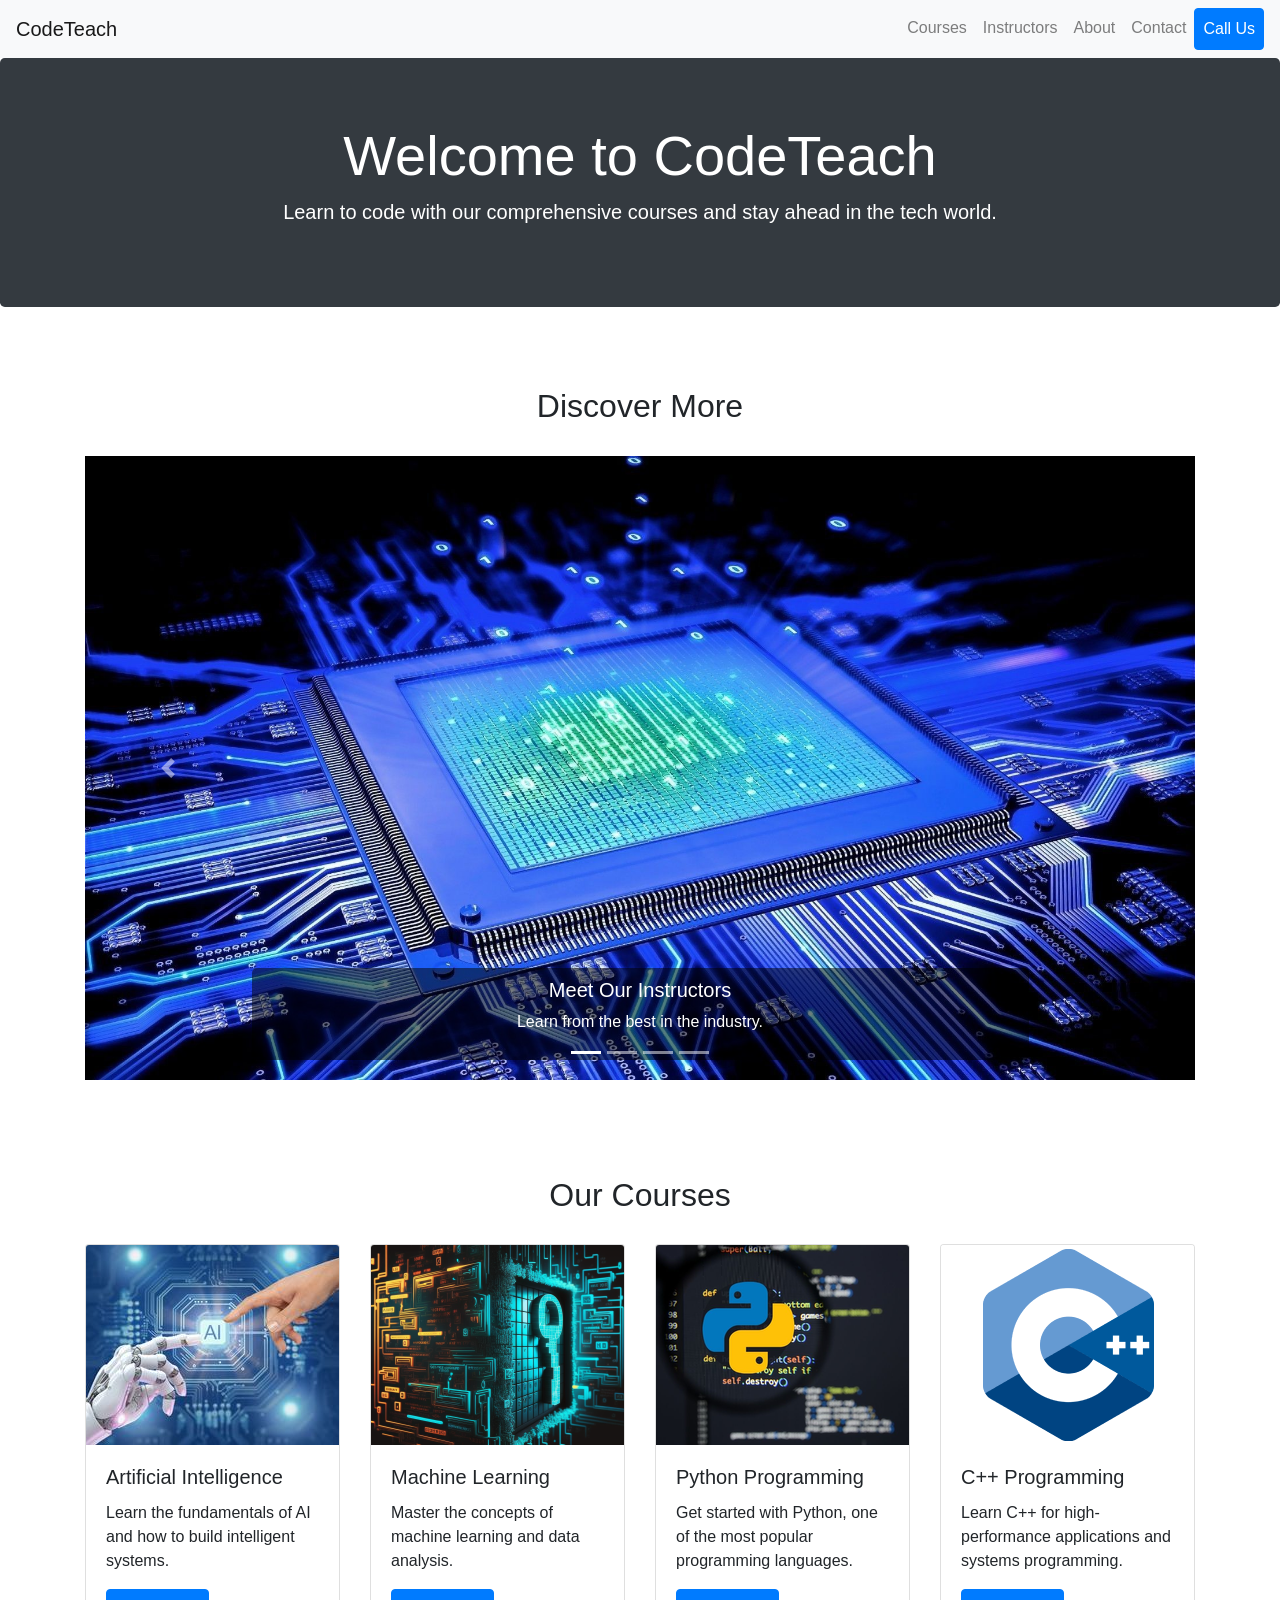
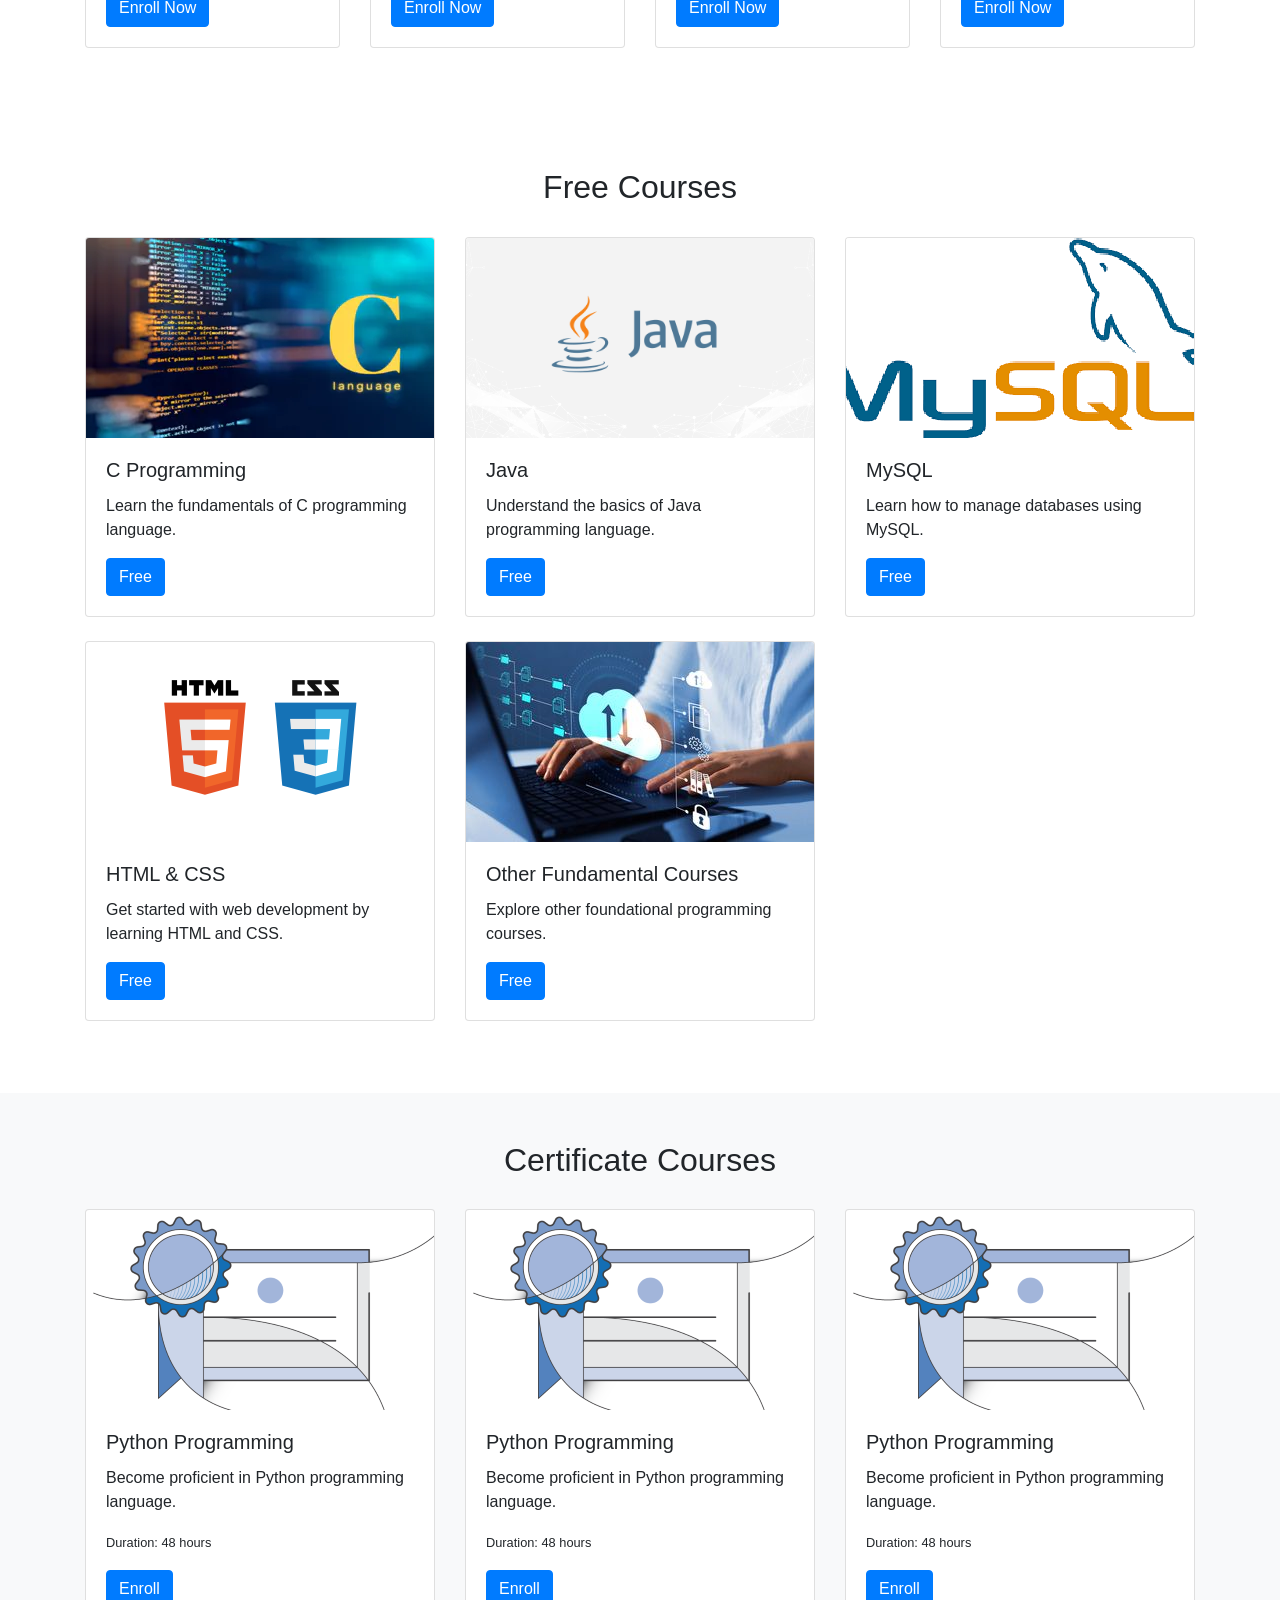
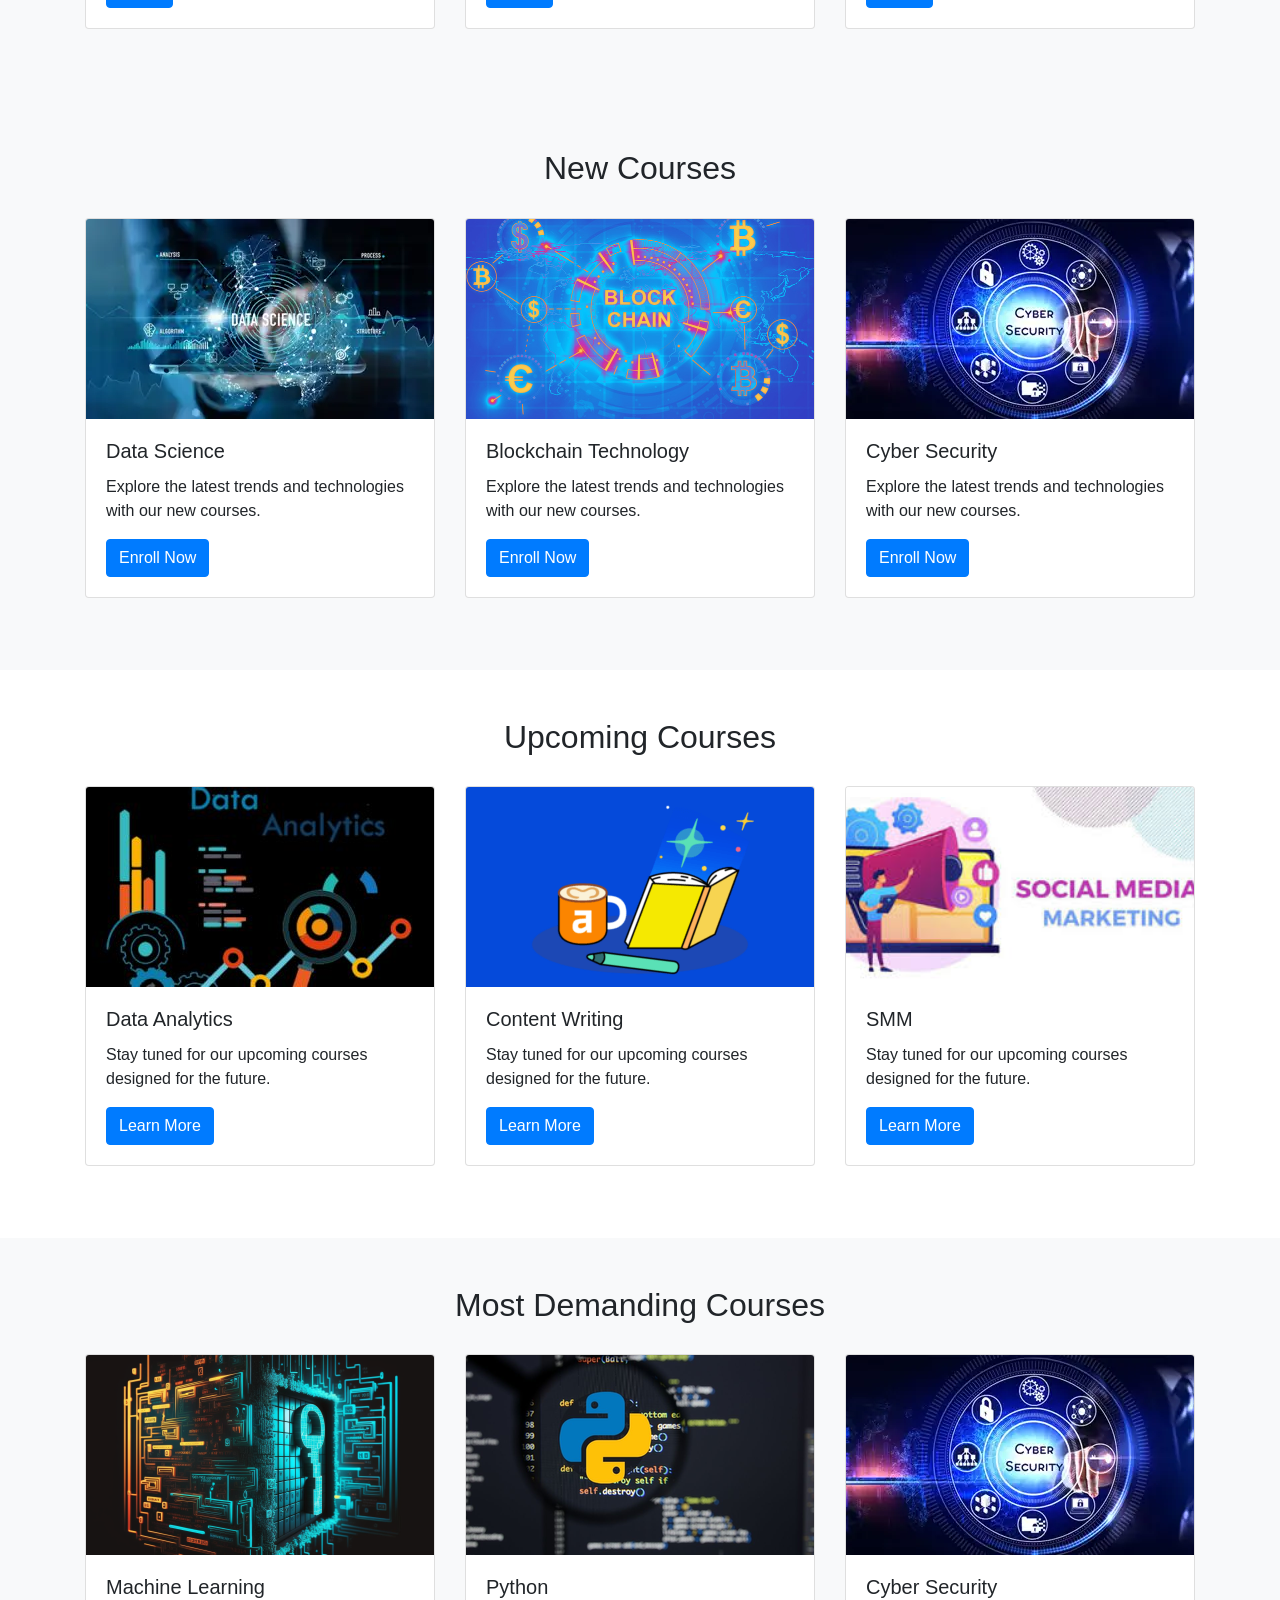
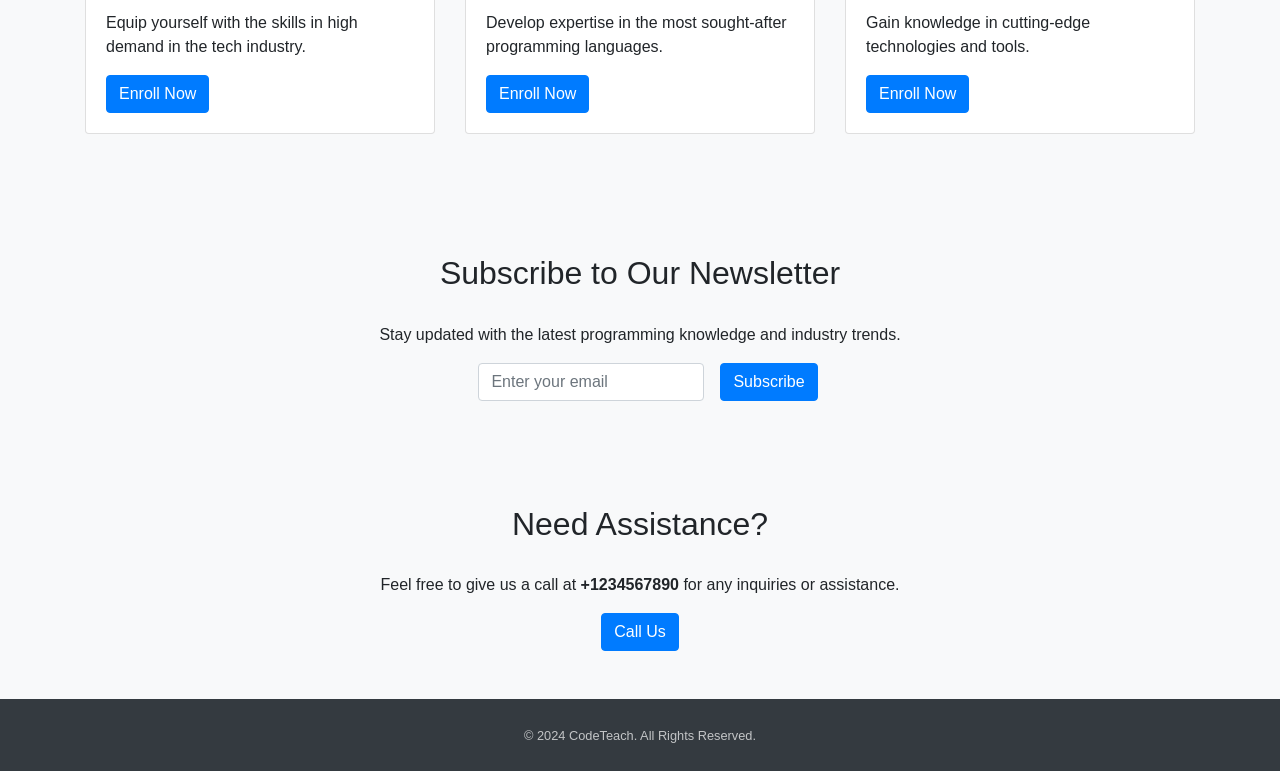
<file: index.html>
<!DOCTYPE html>
<html lang="en">
<head>
    <meta charset="UTF-8">
    <meta name="viewport" content="width=device-width, initial-scale=1.0">
    <title>CodeTeach - Welcome</title>
    <!-- Bootstrap CSS -->
    <link href="https://stackpath.bootstrapcdn.com/bootstrap/4.5.2/css/bootstrap.min.css" rel="stylesheet">
    <!-- Custom CSS -->
    <link href="css/styles.css" rel="stylesheet">
</head>
<body>

    <!-- Navigation Bar -->
    <nav class="navbar navbar-expand-lg navbar-light bg-light">
        <a class="navbar-brand" href="index.html">CodeTeach</a>
        <button class="navbar-toggler" type="button" data-toggle="collapse" data-target="#navbarNav" aria-controls="navbarNav" aria-expanded="false" aria-label="Toggle navigation">
            <span class="navbar-toggler-icon"></span>
        </button>
        <div class="collapse navbar-collapse" id="navbarNav">
            <ul class="navbar-nav ml-auto">
                <li class="nav-item">
                    <a class="nav-link" href="courses.html">Courses</a>
                </li>
                <li class="nav-item">
                    <a class="nav-link" href="instructors.html">Instructors</a>
                </li>
                <li class="nav-item">
                    <a class="nav-link" href="about.html">About</a>
                </li>
                <li class="nav-item">
                    <a class="nav-link" href="contact.html">Contact</a>
                </li>
                <li class="nav-item">
                    <a class="nav-link btn btn-primary text-white" href="tel:+1234567890">Call Us</a>
                </li>
                <!-- Removed login link -->
            </ul>
        </div>
    </nav>

    <!-- Welcome Section -->
    <header class="jumbotron text-center bg-dark text-white">
        <div class="container">
            <h1 class="display-4">Welcome to CodeTeach</h1>
            <p class="lead">Learn to code with our comprehensive courses and stay ahead in the tech world.</p>
        </div>
    </header>

    <!-- Carousel Section -->
    <section id="carousel-section" class="py-5">
        <div class="container">
            <h2 class="text-center">Discover More</h2>
            <div id="mainCarousel" class="carousel slide" data-ride="carousel">
                <ol class="carousel-indicators">
                    <li data-target="#mainCarousel" data-slide-to="0" class="active"></li>
                    <li data-target="#mainCarousel" data-slide-to="1"></li>
                    <li data-target="#mainCarousel" data-slide-to="2"></li>
                    <li data-target="#mainCarousel" data-slide-to="3"></li>
                </ol>
                <div class="carousel-inner">
                    <!-- Instructors Slide -->
                    <div class="carousel-item active">
                        <img src="img/s1.jpg" class="d-block w-100" alt="Instructors">
                        <div class="carousel-caption d-none d-md-block">
                            <h5>Meet Our Instructors</h5>
                            <p>Learn from the best in the industry.</p>
                        </div>
                    </div>
                    <!-- Offered Courses Slide -->
                    <div class="carousel-item">
                        <img src="img/s1.jpg" class="d-block w-100" alt="Offered Courses">
                        <div class="carousel-caption d-none d-md-block">
                            <h5>Our Courses</h5>
                            <p>Explore a wide range of programming courses.</p>
                        </div>
                    </div>
                    <!-- Certification Courses Slide -->
                    <div class="carousel-item">
                        <img src="img/s1.jpg" class="d-block w-100" alt="Certification Courses">
                        <div class="carousel-caption d-none d-md-block">
                            <h5>Certification Courses</h5>
                            <p>Get certified and enhance your career prospects.</p>
                        </div>
                    </div>
                    <!-- Additional Slide -->
                    <div class="carousel-item">
                        <img src="img/s1.jpg" class="d-block w-100" alt="Future Trends">
                        <div class="carousel-caption d-none d-md-block">
                            <h5>Future Trends</h5>
                            <p>Stay ahead with our insights into future tech trends.</p>
                        </div>
                    </div>
                </div>
                <a class="carousel-control-prev" href="#mainCarousel" role="button" data-slide="prev">
                    <span class="carousel-control-prev-icon" aria-hidden="true"></span>
                    <span class="sr-only">Previous</span>
                </a>
                <a class="carousel-control-next" href="#mainCarousel" role="button" data-slide="next">
                    <span class="carousel-control-next-icon" aria-hidden="true"></span>
                    <span class="sr-only">Next</span>
                </a>
            </div>
        </div>
    </section>

    <!-- Courses Section -->
    <section id="courses" class="py-5">
        <div class="container">
            <h2 class="text-center">Our Courses</h2>
            <div class="row">
                <!-- AI Course -->
                <div class="col-md-3">
                    <div class="card mb-4">
                        <img src="img/ai.jpg" class="card-img-top" alt="AI Course">
                        <div class="card-body">
                            <h5 class="card-title">Artificial Intelligence</h5>
                            <p class="card-text">Learn the fundamentals of AI and how to build intelligent systems.</p>
                            <a href="#" class="btn btn-primary">Enroll Now</a>
                        </div>
                    </div>
                </div>
                <!-- ML Course -->
                <div class="col-md-3">
                    <div class="card mb-4">
                        <img src="img/ml.jpg" class="card-img-top" alt="ML Course">
                        <div class="card-body">
                            <h5 class="card-title">Machine Learning</h5>
                            <p class="card-text">Master the concepts of machine learning and data analysis.</p>
                            <a href="#" class="btn btn-primary">Enroll Now</a>
                        </div>
                    </div>
                </div>
                <!-- Python Course -->
                <div class="col-md-3">
                    <div class="card mb-4">
                        <img src="img/py.jpg" class="card-img-top" alt="Python Course">
                        <div class="card-body">
                            <h5 class="card-title">Python Programming</h5>
                            <p class="card-text">Get started with Python, one of the most popular programming languages.</p>
                            <a href="#" class="btn btn-primary">Enroll Now</a>
                        </div>
                    </div>
                </div>
                <!-- C++ Course -->
                <div class="col-md-3">
                    <div class="card mb-4">
                        <img src="img/c++.png" class="card-img-top" alt="C++ Course">
                        <div class="card-body">
                            <h5 class="card-title">C++ Programming</h5>
                            <p class="card-text">Learn C++ for high-performance applications and systems programming.</p>
                            <a href="#" class="btn btn-primary">Enroll Now</a>
                        </div>
                    </div>
                </div>
            </div>
        </div>
    </section>
     <!-- Free Courses Section -->
     <section id="free-courses" class="py-5">
        <div class="container">
            <h2 class="text-center">Free Courses</h2>
            <div class="row mt-4">
                <!-- C Programming -->
                <div class="col-md-4">
                    <div class="card mb-4">
                        <img src="img/c.jpg" class="card-img-top" alt="C Programming">
                        <div class="card-body">
                            <h5 class="card-title">C Programming</h5>
                            <p class="card-text">Learn the fundamentals of C programming language.</p>
                            <a href="#" class="btn btn-primary">Free</a>
                        </div>
                    </div>
                </div>
                <!-- Java -->
                <div class="col-md-4">
                    <div class="card mb-4">
                        <img src="img/java.png" class="card-img-top" alt="Java">
                        <div class="card-body">
                            <h5 class="card-title">Java</h5>
                            <p class="card-text">Understand the basics of Java programming language.</p>
                            <a href="#" class="btn btn-primary">Free</a>
                        </div>
                    </div>
                </div>
                <!-- MySQL -->
                <div class="col-md-4">
                    <div class="card mb-4">
                        <img src="img/sql.jpg" class="card-img-top" alt="MySQL">
                        <div class="card-body">
                            <h5 class="card-title">MySQL</h5>
                            <p class="card-text">Learn how to manage databases using MySQL.</p>
                            <a href="#" class="btn btn-primary">Free</a>
                        </div>
                    </div>
                </div>
                <!-- HTML & CSS -->
                <div class="col-md-4">
                    <div class="card mb-4">
                        <img src="img/hs.png" class="card-img-top" alt="HTML & CSS">
                        <div class="card-body">
                            <h5 class="card-title">HTML & CSS</h5>
                            <p class="card-text">Get started with web development by learning HTML and CSS.</p>
                            <a href="#" class="btn btn-primary">Free</a>
                        </div>
                    </div>
                </div>
                <!-- Other Fundamental Courses -->
                <div class="col-md-4">
                    <div class="card mb-4">
                        <img src="img/f.jpg" class="card-img-top" alt="Fundamentals">
                        <div class="card-body">
                            <h5 class="card-title">Other Fundamental Courses</h5>
                            <p class="card-text">Explore other foundational programming courses.</p>
                            <a href="#" class="btn btn-primary">Free</a>
                        </div>
                    </div>
                </div>
            </div>
        </div>
    </section>
<!-- Certificate Level Courses Section -->
<section id="certificate-courses" class="py-5 bg-light">
    <div class="container">
        <h2 class="text-center">Certificate Courses</h2>
        <div class="row mt-4">
            <!-- Example course card -->
            <div class="col-md-4">
                <div class="card mb-4">
                    <img src="img/c12.png" class="card-img-top" alt="Python">
                    <div class="card-body">
                        <h5 class="card-title">Python Programming</h5>
                        <p class="card-text">Become proficient in Python programming language.</p>
                        <p class="card-text"><small>Duration: 48 hours</small></p>
                        <a href="#" class="btn btn-primary">Enroll</a>
                    </div>
                </div>
            </div>

            <div class="col-md-4">
                <div class="card mb-4">
                    <img src="img/c12.png" class="card-img-top" alt="Python">
                    <div class="card-body">
                        <h5 class="card-title">Python Programming</h5>
                        <p class="card-text">Become proficient in Python programming language.</p>
                        <p class="card-text"><small>Duration: 48 hours</small></p>
                        <a href="#" class="btn btn-primary">Enroll</a>
                    </div>
                </div>
            </div>


            <div class="col-md-4">
                <div class="card mb-4">
                    <img src="img/c12.png" class="card-img-top" alt="Python">
                    <div class="card-body">
                        <h5 class="card-title">Python Programming</h5>
                        <p class="card-text">Become proficient in Python programming language.</p>
                        <p class="card-text"><small>Duration: 48 hours</small></p>
                        <a href="#" class="btn btn-primary">Enroll</a>
                    </div>
                </div>
            </div>

            <!-- Add more certificate level courses cards here -->
        </div>
    </div>
</section>

    <!-- New Courses Section -->
    <section id="new-courses" class="py-5 bg-light">
        <div class="container">
            <h2 class="text-center">New Courses</h2>
            <div class="row">
                <div class="col-md-4">
                    <div class="card mb-4">
                        <img src="img/da.jpg" class="card-img-top" alt="New Course 1">
                        <div class="card-body">
                            <h5 class="card-title">Data Science</h5>
                            <p class="card-text">Explore the latest trends and technologies with our new courses.</p>
                            <a href="#" class="btn btn-primary">Enroll Now</a>
                        </div>
                    </div>
                </div>

                <div class="col-md-4">
                    <div class="card mb-4">
                        <img src="img/bl.png" class="card-img-top" alt="New Course 1">
                        <div class="card-body">
                            <h5 class="card-title">Blockchain Technology</h5>
                            <p class="card-text">Explore the latest trends and technologies with our new courses.</p>
                            <a href="#" class="btn btn-primary">Enroll Now</a>
                        </div>
                    </div>
                </div>

                <div class="col-md-4">
                    <div class="card mb-4">
                        <img src="img/cse.jpg" class="card-img-top" alt="New Course 1">
                        <div class="card-body">
                            <h5 class="card-title">Cyber Security</h5>
                            <p class="card-text">Explore the latest trends and technologies with our new courses.</p>
                            <a href="#" class="btn btn-primary">Enroll Now</a>
                        </div>
                    </div>
                </div>
                <!-- Repeat for other new courses -->
            </div>
        </div>
    </section>

    <!-- Upcoming Courses Section -->
    <section id="upcoming-courses" class="py-5">
        <div class="container">
            <h2 class="text-center">Upcoming Courses</h2>
            <div class="row">
                <div class="col-md-4">
                    <div class="card mb-4">
                        <img src="img/data.jpg" class="card-img-top" alt="Upcoming Course 1">
                        <div class="card-body">
                            <h5 class="card-title">Data Analytics</h5>
                            <p class="card-text">Stay tuned for our upcoming courses designed for the future.</p>
                            <a href="#" class="btn btn-primary">Learn More</a>
                        </div>
                    </div>
                </div>

                <div class="col-md-4">
                    <div class="card mb-4">
                        <img src="img/cw.webp" class="card-img-top" alt="Upcoming Course 1">
                        <div class="card-body">
                            <h5 class="card-title">Content Writing</h5>
                            <p class="card-text">Stay tuned for our upcoming courses designed for the future.</p>
                            <a href="#" class="btn btn-primary">Learn More</a>
                        </div>
                    </div>
                </div>


                <div class="col-md-4">
                    <div class="card mb-4">
                        <img src="img/smm.jpeg" class="card-img-top" alt="Upcoming Course 1">
                        <div class="card-body">
                            <h5 class="card-title">SMM</h5>
                            <p class="card-text">Stay tuned for our upcoming courses designed for the future.</p>
                            <a href="#" class="btn btn-primary">Learn More</a>
                        </div>
                    </div>
                </div>

                <!-- Repeat for other upcoming courses -->
            </div>
        </div>
    </section>

    <!-- Most Demanding Courses Section -->
    <section id="demanding-courses" class="py-5 bg-light">
        <div class="container">
            
            <h2 class="text-center">Most Demanding Courses</h2>
            <div class="row">
                <div class="col-md-4">
                    <div class="card mb-4">
                        <img src="img/ml.jpg" class="card-img-top" alt="Demanding Course 1">
                        <div class="card-body">
                            <h5 class="card-title">Machine Learning</h5>
                            <p class="card-text">Equip yourself with the skills in high demand in the tech industry.</p>
                            <a href="#" class="btn btn-primary">Enroll Now</a>
                        </div>
                    </div>
                </div>
                <div class="col-md-4">
                    <div class="card mb-4">
                        <img src="img/py.jpg" class="card-img-top" alt="Demanding Course 2">
                        <div class="card-body">
                            <h5 class="card-title">Python</h5>
                            <p class="card-text">Develop expertise in the most sought-after programming languages.</p>
                            <a href="#" class="btn btn-primary">Enroll Now</a>
                        </div>
                    </div>
                </div>
                <div class="col-md-4">
                    <div class="card mb-4">
                        <img src="img/cyber.jpg" class="card-img-top" alt="Demanding Course 3">
                        <div class="card-body">
                            <h5 class="card-title">Cyber Security</h5>
                            <p class="card-text">Gain knowledge in cutting-edge technologies and tools.</p>
                            <a href="#" class="btn btn-primary">Enroll Now</a>
                        </div>
                    </div>
                </div>
            </div>
        </div>
    </section>

    <!-- Newsletter Section -->
    <section id="newsletter" class="py-5">
        <div class="container">
            <h2 class="text-center">Subscribe to Our Newsletter</h2>
            <p class="text-center">Stay updated with the latest programming knowledge and industry trends.</p>
            <form class="form-inline justify-content-center">
                <div class="form-group mx-sm-3 mb-2">
                    <label for="newsletterEmail" class="sr-only">Email</label>
                    <input type="email" class="form-control" id="newsletterEmail" placeholder="Enter your email">
                </div>
                <button type="submit" class="btn btn-primary mb-2">Subscribe</button>
            </form>
        </div>
    </section>

     <!-- Call Us Section -->
     <section id="call-us" class="py-5 bg-light">
        <div class="container text-center">
            <h2>Need Assistance?</h2>
            <p>Feel free to give us a call at <strong>+1234567890</strong> for any inquiries or assistance.</p>
            <a href="tel:+1234567890" class="btn btn-primary">Call Us</a>
        </div>
    </section>

    <!-- Footer -->
    <footer class="py-4 bg-dark text-white-50">
        <div class="container text-center">
            <small>&copy; 2024 CodeTeach. All Rights Reserved.</small>
        </div>
    </footer>

    <!-- Bootstrap JS and dependencies -->
    <script src="https://code.jquery.com/jquery-3.5.1.slim.min.js"></script>
    <script src="https://cdn.jsdelivr.net/npm/@popperjs/core@2.5.4/dist/umd/popper.min.js"></script>
    <script src="https://stackpath.bootstrapcdn.com/bootstrap/4.5.2/js/bootstrap.min.js"></script>
    <!-- Custom JS -->
    <script src="js/scripts.js"></script>
</body>
</html>
</file>
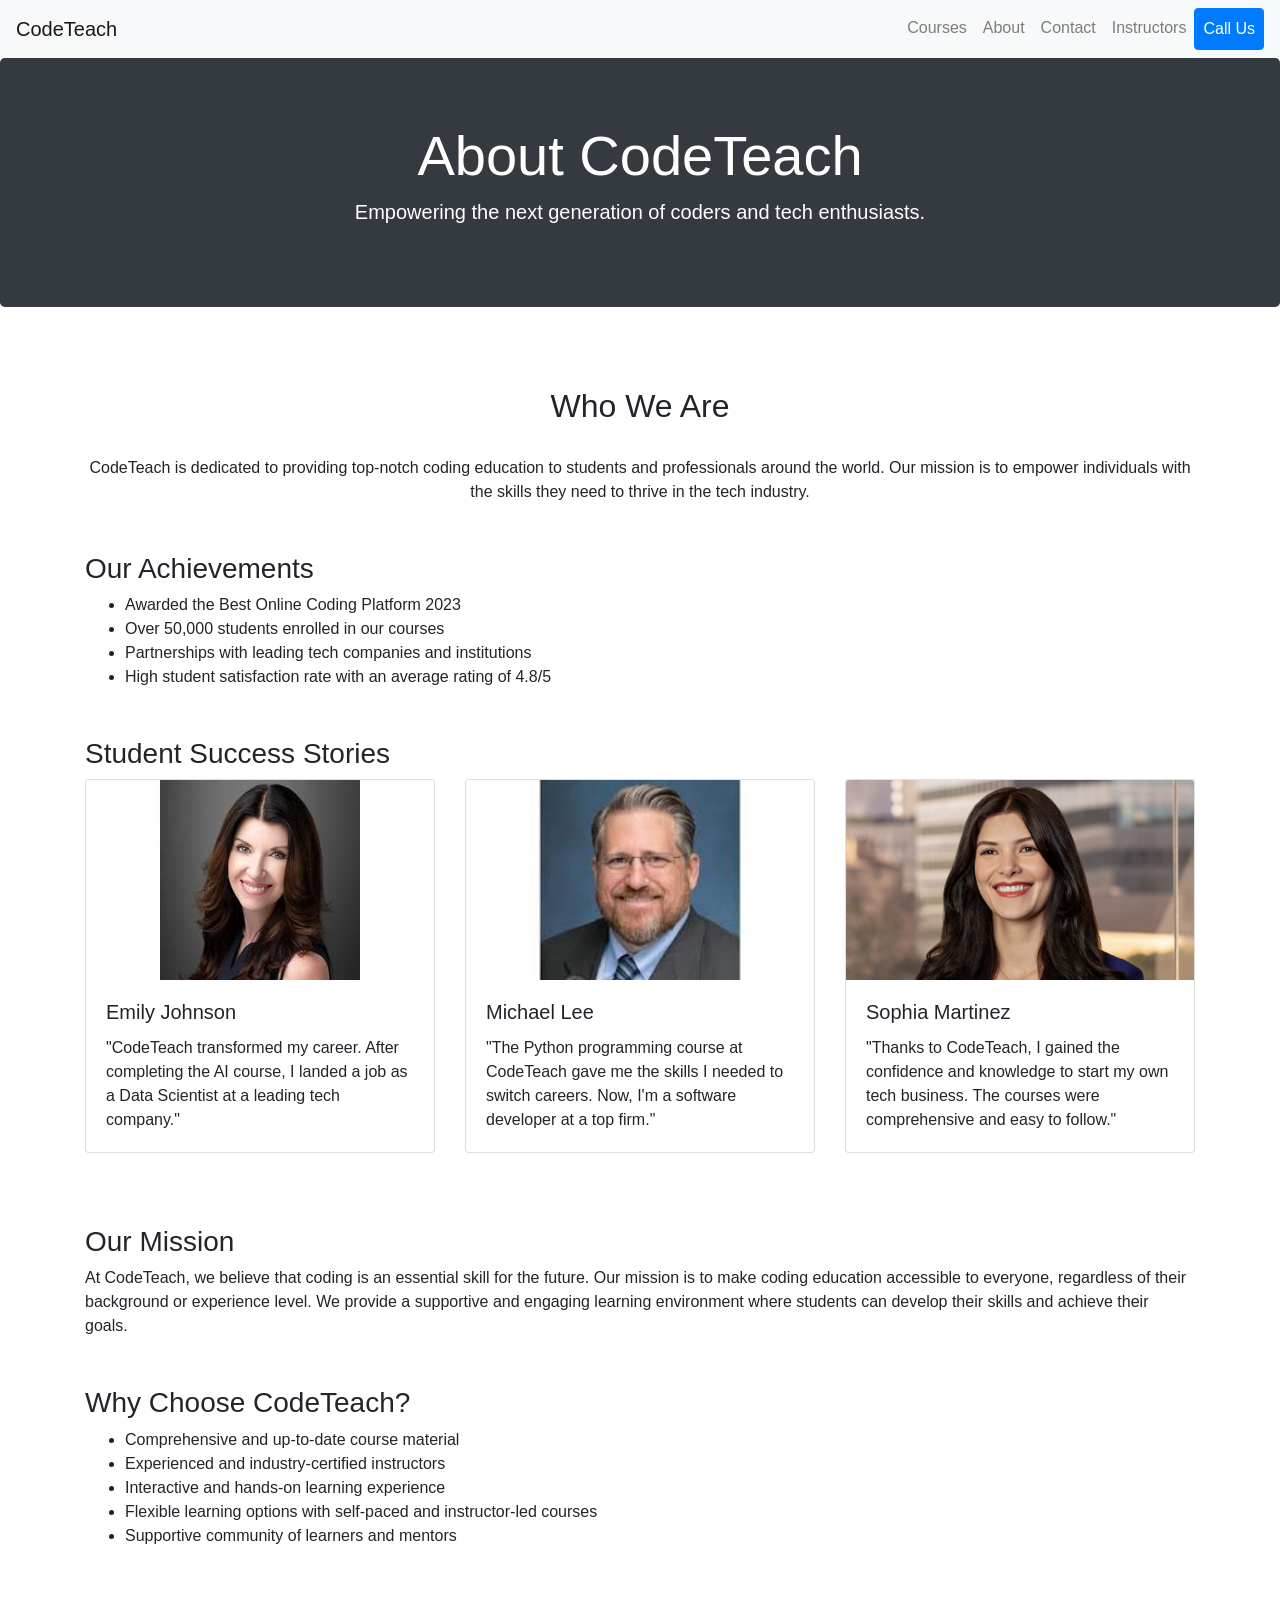
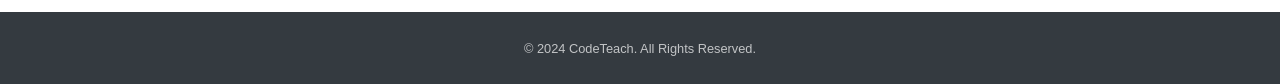
<file: about.html>
<!DOCTYPE html>
<html lang="en">
<head>
    <meta charset="UTF-8">
    <meta name="viewport" content="width=device-width, initial-scale=1.0">
    <title>About Us - CodeTeach</title>
    <!-- Bootstrap CSS -->
    <link href="https://stackpath.bootstrapcdn.com/bootstrap/4.5.2/css/bootstrap.min.css" rel="stylesheet">
    <!-- Custom CSS -->
    <link href="css/styles.css" rel="stylesheet">
</head>
<body>

    <!-- Navigation Bar -->
    <nav class="navbar navbar-expand-lg navbar-light bg-light">
        <a class="navbar-brand" href="index.html">CodeTeach</a>
        <button class="navbar-toggler" type="button" data-toggle="collapse" data-target="#navbarNav" aria-controls="navbarNav" aria-expanded="false" aria-label="Toggle navigation">
            <span class="navbar-toggler-icon"></span>
        </button>
        <div class="collapse navbar-collapse" id="navbarNav">
            <ul class="navbar-nav ml-auto">
                <li class="nav-item">
                    <a class="nav-link" href="courses.html">Courses</a>
                </li>
                <li class="nav-item">
                    <a class="nav-link" href="about.html">About</a>
                </li>
                <li class="nav-item">
                    <a class="nav-link" href="contact.html">Contact</a>
                </li>
                <li class="nav-item">
                    <a class="nav-link" href="instructors.html">Instructors</a>
                </li>
                <li class="nav-item">
                    <a class="nav-link btn btn-primary text-white" href="tel:+1234567890">Call Us</a>
                </li>
            </ul>
        </div>
    </nav>

    <!-- Header Section -->
    <header class="jumbotron text-center bg-dark text-white">
        <div class="container">
            <h1 class="display-4">About CodeTeach</h1>
            <p class="lead">Empowering the next generation of coders and tech enthusiasts.</p>
        </div>
    </header>

    <!-- About Section -->
    <section id="about" class="py-5">
        <div class="container">
            <h2 class="text-center">Who We Are</h2>
            <p class="text-center">CodeTeach is dedicated to providing top-notch coding education to students and professionals around the world. Our mission is to empower individuals with the skills they need to thrive in the tech industry.</p>

            <h3 class="mt-5">Our Achievements</h3>
            <ul>
                <li>Awarded the Best Online Coding Platform 2023</li>
                <li>Over 50,000 students enrolled in our courses</li>
                <li>Partnerships with leading tech companies and institutions</li>
                <li>High student satisfaction rate with an average rating of 4.8/5</li>
            </ul>

            <h3 class="mt-5">Student Success Stories</h3>
            <div class="row">
                <div class="col-md-4">
                    <div class="card mb-4">
                        <img src="img/Emily.jpeg" class="card-img-top" alt="Student 1">
                        <div class="card-body">
                            <h5 class="card-title">Emily Johnson</h5>
                            <p class="card-text">"CodeTeach transformed my career. After completing the AI course, I landed a job as a Data Scientist at a leading tech company."</p>
                        </div>
                    </div>
                </div>
                <div class="col-md-4">
                    <div class="card mb-4">
                        <img src="img/john.jpeg" class="card-img-top" alt="Student 2">
                        <div class="card-body">
                            <h5 class="card-title">Michael Lee</h5>
                            <p class="card-text">"The Python programming course at CodeTeach gave me the skills I needed to switch careers. Now, I'm a software developer at a top firm."</p>
                        </div>
                    </div>
                </div>
                <div class="col-md-4">
                    <div class="card mb-4">
                        <img src="img/Sophia.jpg" class="card-img-top" alt="Student 3">
                        <div class="card-body">
                            <h5 class="card-title">Sophia Martinez</h5>
                            <p class="card-text">"Thanks to CodeTeach, I gained the confidence and knowledge to start my own tech business. The courses were comprehensive and easy to follow."</p>
                        </div>
                    </div>
                </div>
            </div>

            <h3 class="mt-5">Our Mission</h3>
            <p>At CodeTeach, we believe that coding is an essential skill for the future. Our mission is to make coding education accessible to everyone, regardless of their background or experience level. We provide a supportive and engaging learning environment where students can develop their skills and achieve their goals.</p>

            <h3 class="mt-5">Why Choose CodeTeach?</h3>
            <ul>
                <li>Comprehensive and up-to-date course material</li>
                <li>Experienced and industry-certified instructors</li>
                <li>Interactive and hands-on learning experience</li>
                <li>Flexible learning options with self-paced and instructor-led courses</li>
                <li>Supportive community of learners and mentors</li>
            </ul>
        </div>
    </section>

    <!-- Footer -->
    <footer class="py-4 bg-dark text-white-50">
        <div class="container text-center">
            <small>&copy; 2024 CodeTeach. All Rights Reserved.</small>
        </div>
    </footer>

    <!-- Bootstrap JS and dependencies -->
    <script src="https://code.jquery.com/jquery-3.5.1.slim.min.js"></script>
    <script src="https://cdn.jsdelivr.net/npm/@popperjs/core@2.5.4/dist/umd/popper.min.js"></script>
    <script src="https://stackpath.bootstrapcdn.com/bootstrap/4.5.2/js/bootstrap.min.js"></script>
    <!-- Custom JS -->
    <script src="js/scripts.js"></script>
</body>
</html>
</file>
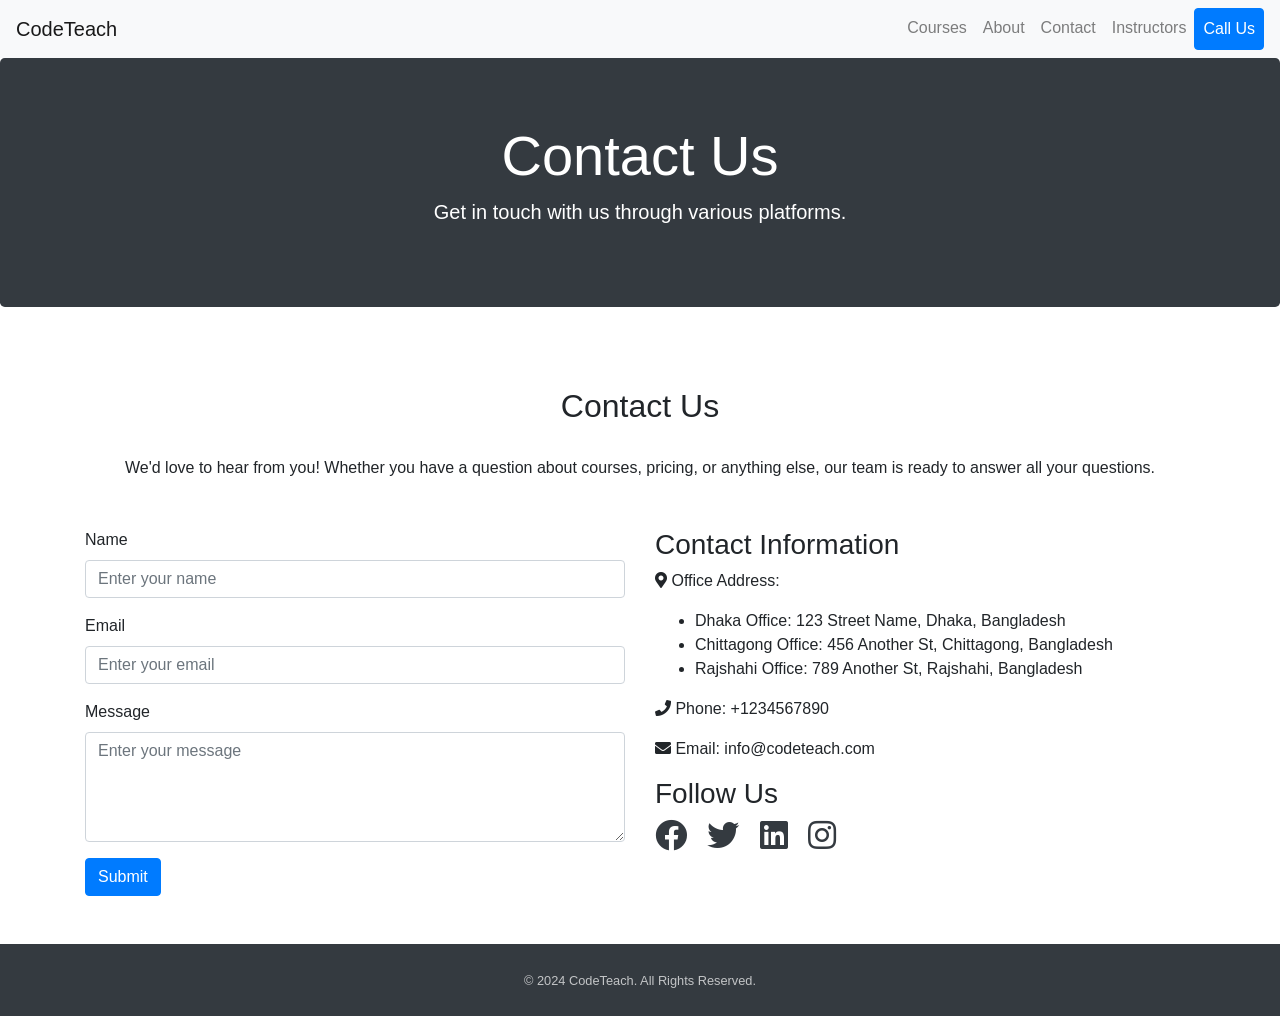
<file: contact.html>
<!DOCTYPE html>
<html lang="en">
<head>
    <meta charset="UTF-8">
    <meta name="viewport" content="width=device-width, initial-scale=1.0">
    <title>Contact - CodeTeach</title>
    <!-- Bootstrap CSS -->
    <link href="https://stackpath.bootstrapcdn.com/bootstrap/4.5.2/css/bootstrap.min.css" rel="stylesheet">
    <!-- Font Awesome CSS for social media icons -->
    <link href="https://cdnjs.cloudflare.com/ajax/libs/font-awesome/5.15.3/css/all.min.css" rel="stylesheet">
    <!-- Custom CSS -->
    <link href="css/styles.css" rel="stylesheet">
</head>
<body>

    <!-- Navigation Bar -->
    <nav class="navbar navbar-expand-lg navbar-light bg-light">
        <a class="navbar-brand" href="index.html">CodeTeach</a>
        <button class="navbar-toggler" type="button" data-toggle="collapse" data-target="#navbarNav" aria-controls="navbarNav" aria-expanded="false" aria-label="Toggle navigation">
            <span class="navbar-toggler-icon"></span>
        </button>
        <div class="collapse navbar-collapse" id="navbarNav">
            <ul class="navbar-nav ml-auto">
                <li class="nav-item">
                    <a class="nav-link" href="courses.html">Courses</a>
                </li>
                <li class="nav-item">
                    <a class="nav-link" href="about.html">About</a>
                </li>
                <li class="nav-item">
                    <a class="nav-link" href="contact.html">Contact</a>
                </li>
                <li class="nav-item">
                    <a class="nav-link" href="instructors.html">Instructors</a>
                </li>
                <li class="nav-item">
                    <a class="nav-link btn btn-primary text-white" href="tel:+1234567890">Call Us</a>
                </li>
            </ul>
        </div>
    </nav>

    <!-- Header Section -->
    <header class="jumbotron text-center bg-dark text-white">
        <div class="container">
            <h1 class="display-4">Contact Us</h1>
            <p class="lead">Get in touch with us through various platforms.</p>
        </div>
    </header>

    <!-- Contact Section -->
    <section id="contact" class="py-5">
        <div class="container">
            <h2 class="text-center">Contact Us</h2>
            <p class="text-center mb-5">We'd love to hear from you! Whether you have a question about courses, pricing, or anything else, our team is ready to answer all your questions.</p>

            <div class="row">
                <!-- Contact Form -->
                <div class="col-md-6">
                    <form>
                        <div class="form-group">
                            <label for="name">Name</label>
                            <input type="text" class="form-control" id="name" placeholder="Enter your name">
                        </div>
                        <div class="form-group">
                            <label for="email">Email</label>
                            <input type="email" class="form-control" id="email" placeholder="Enter your email">
                        </div>
                        <div class="form-group">
                            <label for="message">Message</label>
                            <textarea class="form-control" id="message" rows="4" placeholder="Enter your message"></textarea>
                        </div>
                        <button type="submit" class="btn btn-primary">Submit</button>
                    </form>
                </div>

                <!-- Contact Information -->
                <div class="col-md-6">
                    <h3>Contact Information</h3>
                    <p><i class="fas fa-map-marker-alt"></i> Office Address:</p>
                    <ul>
                        <li>Dhaka Office: 123 Street Name, Dhaka, Bangladesh</li>
                        <li>Chittagong Office: 456 Another St, Chittagong, Bangladesh</li>
                        <li>Rajshahi Office: 789 Another St, Rajshahi, Bangladesh</li>
                    </ul>
                    <p><i class="fas fa-phone"></i> Phone: +1234567890</p>
                    <p><i class="fas fa-envelope"></i> Email: info@codeteach.com</p>

                    <h3>Follow Us</h3>
                    <div>
                        <a href="#" class="text-dark mr-3"><i class="fab fa-facebook fa-2x"></i></a>
                        <a href="#" class="text-dark mr-3"><i class="fab fa-twitter fa-2x"></i></a>
                        <a href="#" class="text-dark mr-3"><i class="fab fa-linkedin fa-2x"></i></a>
                        <a href="#" class="text-dark mr-3"><i class="fab fa-instagram fa-2x"></i></a>
                    </div>
                </div>
            </div>
        </div>
    </section>

    <!-- Footer -->
    <footer class="py-4 bg-dark text-white-50">
        <div class="container text-center">
            <small>&copy; 2024 CodeTeach. All Rights Reserved.</small>
        </div>
    </footer>

    <!-- Bootstrap JS and dependencies -->
    <script src="https://code.jquery.com/jquery-3.5.1.slim.min.js"></script>
    <script src="https://cdn.jsdelivr.net/npm/@popperjs/core@2.5.4/dist/umd/popper.min.js"></script>
    <script src="https://stackpath.bootstrapcdn.com/bootstrap/4.5.2/js/bootstrap.min.js"></script>
    <!-- Custom JS -->
    <script src="js/scripts.js"></script>
</body>
</html>
</file>
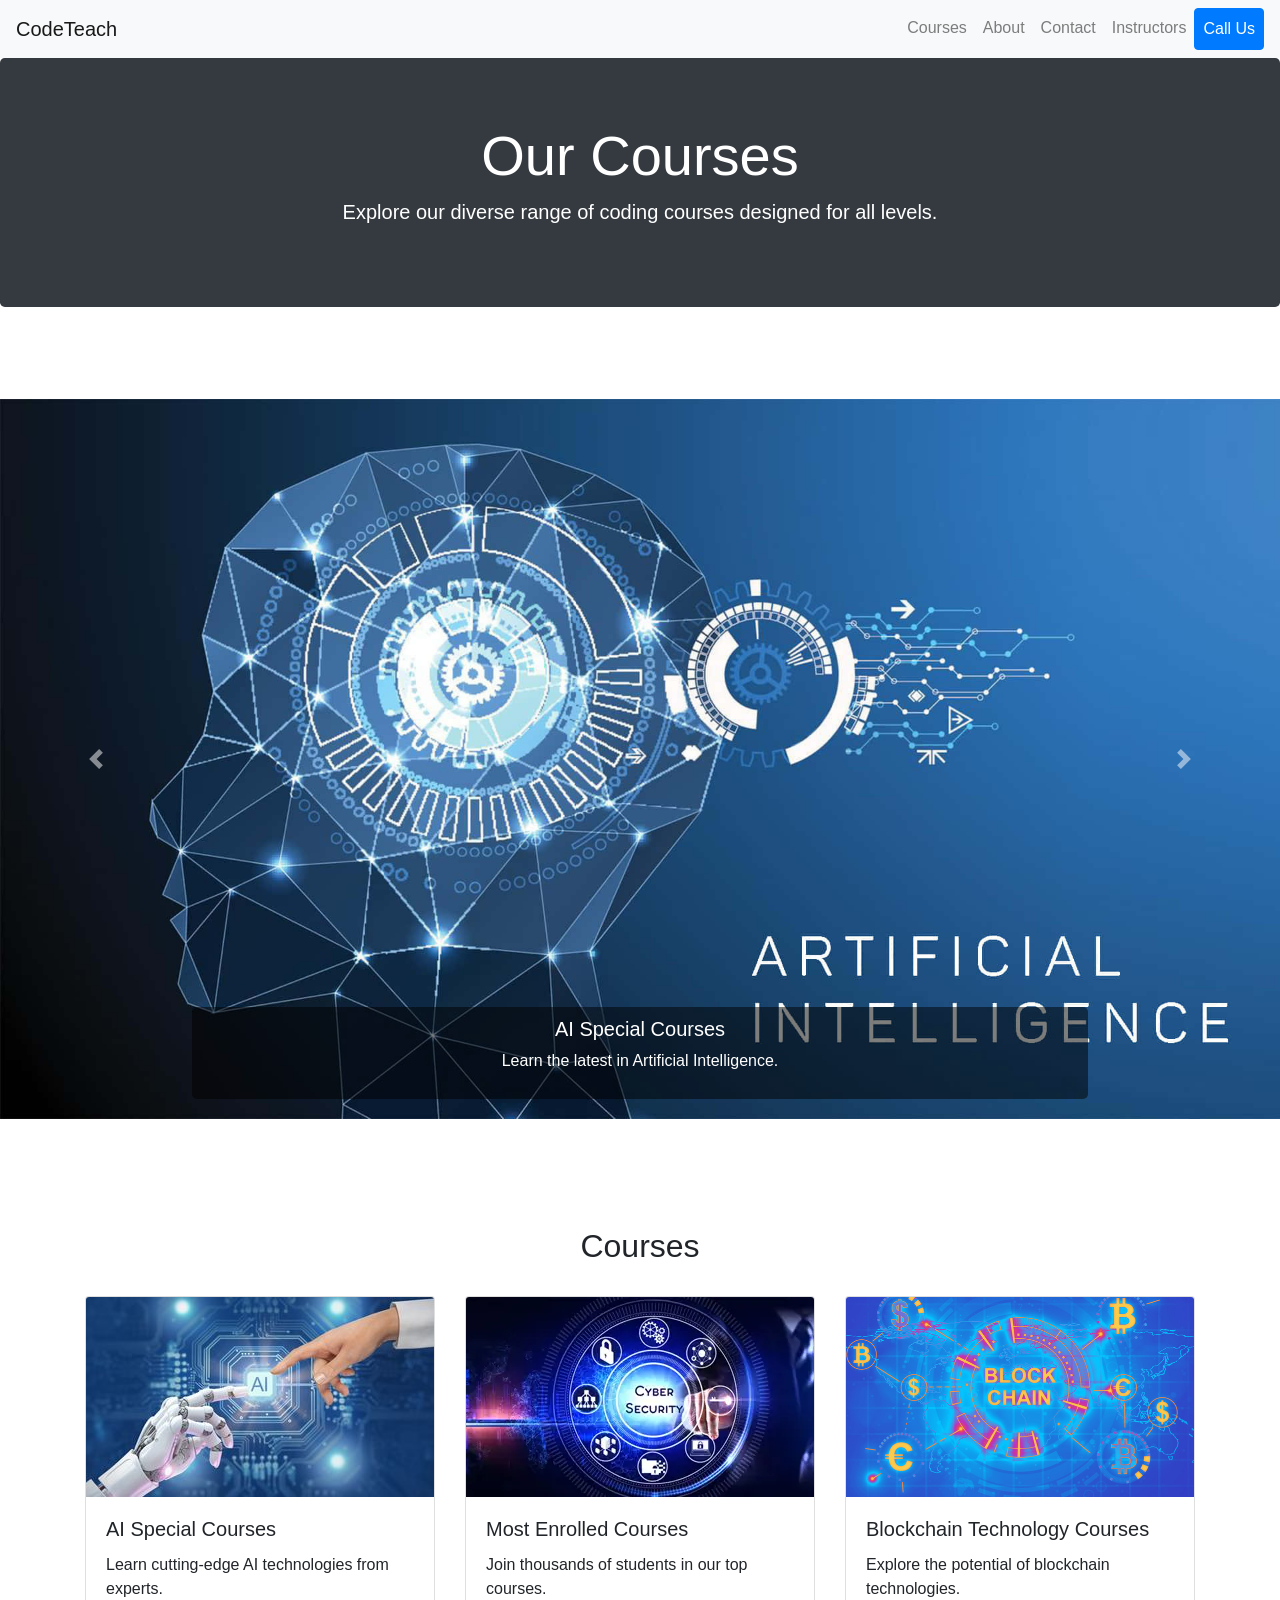
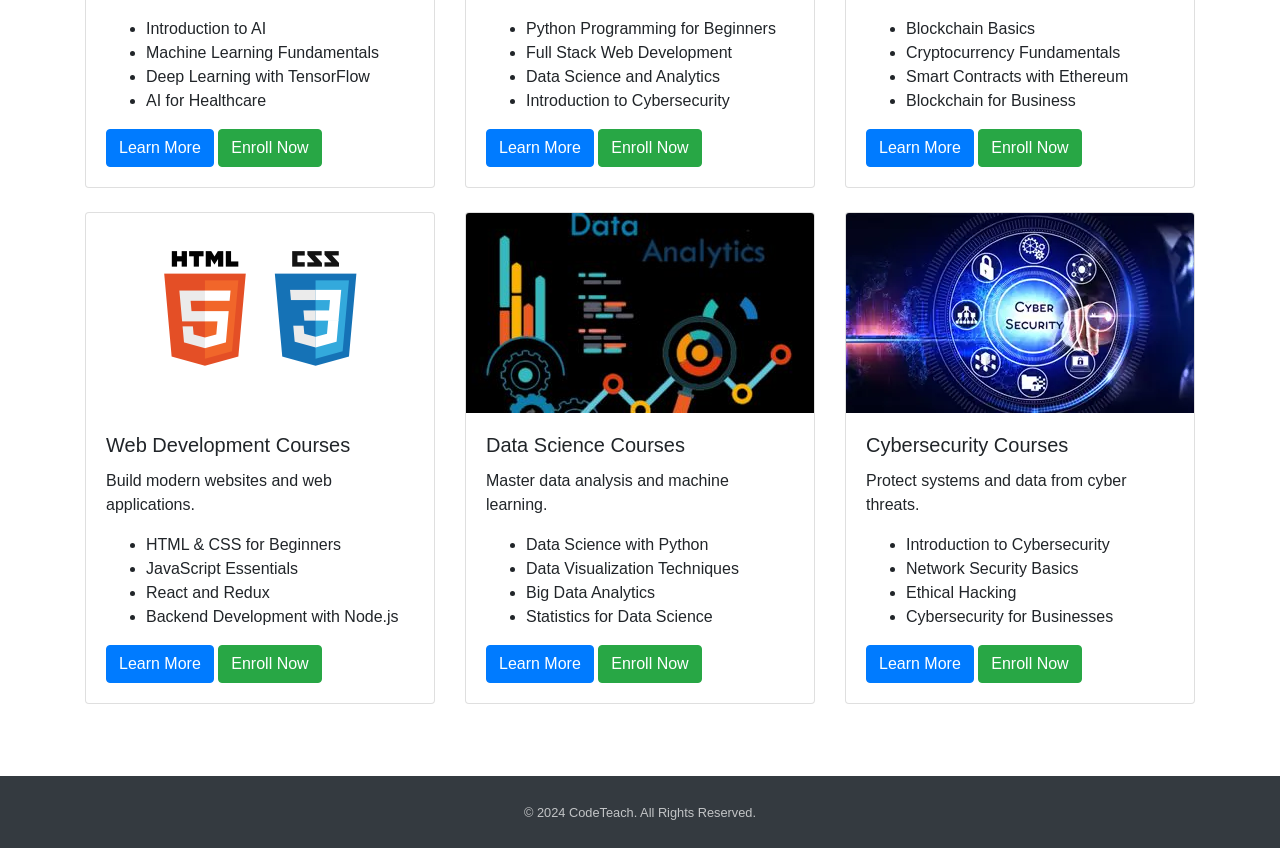
<file: courses.html>
<!DOCTYPE html>
<html lang="en">
<head>
    <meta charset="UTF-8">
    <meta name="viewport" content="width=device-width, initial-scale=1.0">
    <title>Courses - CodeTeach</title>
    <!-- Bootstrap CSS -->
    <link href="https://stackpath.bootstrapcdn.com/bootstrap/4.5.2/css/bootstrap.min.css" rel="stylesheet">
    <!-- Custom CSS -->
    <link href="css/styles.css" rel="stylesheet">
</head>
<body>

    <!-- Navigation Bar -->
    <nav class="navbar navbar-expand-lg navbar-light bg-light">
        <a class="navbar-brand" href="index.html">CodeTeach</a>
        <button class="navbar-toggler" type="button" data-toggle="collapse" data-target="#navbarNav" aria-controls="navbarNav" aria-expanded="false" aria-label="Toggle navigation">
            <span class="navbar-toggler-icon"></span>
        </button>
        <div class="collapse navbar-collapse" id="navbarNav">
            <ul class="navbar-nav ml-auto">
                <li class="nav-item">
                    <a class="nav-link" href="courses.html">Courses</a>
                </li>
                <li class="nav-item">
                    <a class="nav-link" href="about.html">About</a>
                </li>
                <li class="nav-item">
                    <a class="nav-link" href="contact.html">Contact</a>
                </li>
                <li class="nav-item">
                    <a class="nav-link" href="instructors.html">Instructors</a>
                </li>
                <li class="nav-item">
                    <a class="nav-link btn btn-primary text-white" href="tel:+1234567890">Call Us</a>
                </li>
            </ul>
        </div>
    </nav>

    <!-- Header Section -->
    <header class="jumbotron text-center bg-dark text-white">
        <div class="container">
            <h1 class="display-4">Our Courses</h1>
            <p class="lead">Explore our diverse range of coding courses designed for all levels.</p>
        </div>
    </header>

    <!-- Automated Slider -->
    <section id="slider">
        <div id="coursesCarousel" class="carousel slide" data-ride="carousel" data-interval="3000">
            <div class="carousel-inner">
                <div class="carousel-item active">
                    <img src="img/so3.jpg" class="d-block w-100" alt="Course 1">
                    <div class="carousel-caption d-none d-md-block">
                        <h5>AI Special Courses</h5>
                        <p>Learn the latest in Artificial Intelligence.</p>
                    </div>
                </div>
                <div class="carousel-item">
                    <img src="img/so2.webp" class="d-block w-100" alt="Course 2">
                    <div class="carousel-caption d-none d-md-block">
                        <h5>Most Enrolled Courses</h5>
                        <p>Join the thousands of students enrolled in our popular courses.</p>
                    </div>
                </div>
                <div class="carousel-item">
                    <img src="img/so1.webp" class="d-block w-100" alt="Course 3">
                    <div class="carousel-caption d-none d-md-block">
                        <h5>Blockchain Technology Courses</h5>
                        <p>Dive into the world of blockchain technology and cryptocurrencies.</p>
                    </div>
                </div>
                <div class="carousel-item">
                    <img src="img/so2.webp" class="d-block w-100" alt="Course 4">
                    <div class="carousel-caption d-none d-md-block">
                        <h5>Web Development Courses</h5>
                        <p>Master web development with our comprehensive courses.</p>
                    </div>
                </div>
            </div>
            <a class="carousel-control-prev" href="#coursesCarousel" role="button" data-slide="prev">
                <span class="carousel-control-prev-icon" aria-hidden="true"></span>
                <span class="sr-only">Previous</span>
            </a>
            <a class="carousel-control-next" href="#coursesCarousel" role="button" data-slide="next">
                <span class="carousel-control-next-icon" aria-hidden="true"></span>
                <span class="sr-only">Next</span>
            </a>
        </div>
    </section>

    <!-- Courses Section -->
    <section id="courses" class="py-5">
        <div class="container">
            <h2 class="text-center">Courses</h2>

            <div class="row mt-4">
                <!-- AI Courses -->
                <div class="col-md-4">
                    <div class="card mb-4">
                        <img src="img/ai.jpg" class="card-img-top" alt="AI Courses">
                        <div class="card-body">
                            <h5 class="card-title">AI Special Courses</h5>
                            <p class="card-text">Learn cutting-edge AI technologies from experts.</p>
                            <ul>
                                <li>Introduction to AI</li>
                                <li>Machine Learning Fundamentals</li>
                                <li>Deep Learning with TensorFlow</li>
                                <li>AI for Healthcare</li>
                            </ul>
                            <a href="#" class="btn btn-primary">Learn More</a>
                            <a href="#" class="btn btn-success">Enroll Now</a>
                        </div>
                    </div>
                </div>
                <!-- Most Enrolled Courses -->
                <div class="col-md-4">
                    <div class="card mb-4">
                        <img src="img/cyber.jpg" class="card-img-top" alt="Most Enrolled Courses">
                        <div class="card-body">
                            <h5 class="card-title">Most Enrolled Courses</h5>
                            <p class="card-text">Join thousands of students in our top courses.</p>
                            <ul>
                                <li>Python Programming for Beginners</li>
                                <li>Full Stack Web Development</li>
                                <li>Data Science and Analytics</li>
                                <li>Introduction to Cybersecurity</li>
                            </ul>
                            <a href="#" class="btn btn-primary">Learn More</a>
                            <a href="#" class="btn btn-success">Enroll Now</a>
                        </div>
                    </div>
                </div>
                <!-- Blockchain Courses -->
                <div class="col-md-4">
                    <div class="card mb-4">
                        <img src="img/bl.png" class="card-img-top" alt="Blockchain Courses">
                        <div class="card-body">
                            <h5 class="card-title">Blockchain Technology Courses</h5>
                            <p class="card-text">Explore the potential of blockchain technologies.</p>
                            <ul>
                                <li>Blockchain Basics</li>
                                <li>Cryptocurrency Fundamentals</li>
                                <li>Smart Contracts with Ethereum</li>
                                <li>Blockchain for Business</li>
                            </ul>
                            <a href="#" class="btn btn-primary">Learn More</a>
                            <a href="#" class="btn btn-success">Enroll Now</a>
                        </div>
                    </div>
                </div>
            </div>

            <div class="row">
                <!-- Web Development Courses -->
                <div class="col-md-4">
                    <div class="card mb-4">
                        <img src="img/hs.png" class="card-img-top" alt="Web Development Courses">
                        <div class="card-body">
                            <h5 class="card-title">Web Development Courses</h5>
                            <p class="card-text">Build modern websites and web applications.</p>
                            <ul>
                                <li>HTML & CSS for Beginners</li>
                                <li>JavaScript Essentials</li>
                                <li>React and Redux</li>
                                <li>Backend Development with Node.js</li>
                            </ul>
                            <a href="#" class="btn btn-primary">Learn More</a>
                            <a href="#" class="btn btn-success">Enroll Now</a>
                        </div>
                    </div>
                </div>
                <!-- Data Science Courses -->
                <div class="col-md-4">
                    <div class="card mb-4">
                        <img src="img/data.jpg" class="card-img-top" alt="Data Science Courses">
                        <div class="card-body">
                            <h5 class="card-title">Data Science Courses</h5>
                            <p class="card-text">Master data analysis and machine learning.</p>
                            <ul>
                                <li>Data Science with Python</li>
                                <li>Data Visualization Techniques</li>
                                <li>Big Data Analytics</li>
                                <li>Statistics for Data Science</li>
                            </ul>
                            <a href="#" class="btn btn-primary">Learn More</a>
                            <a href="#" class="btn btn-success">Enroll Now</a>
                        </div>
                    </div>
                </div>
                <!-- Cybersecurity Courses -->
                <div class="col-md-4">
                    <div class="card mb-4">
                        <img src="img/cyber.jpg" class="card-img-top" alt="Cybersecurity Courses">
                        <div class="card-body">
                            <h5 class="card-title">Cybersecurity Courses</h5>
                            <p class="card-text">Protect systems and data from cyber threats.</p>
                            <ul>
                                <li>Introduction to Cybersecurity</li>
                                <li>Network Security Basics</li>
                                <li>Ethical Hacking</li>
                                <li>Cybersecurity for Businesses</li>
                            </ul>
                            <a href="#" class="btn btn-primary">Learn More</a>
                            <a href="#" class="btn btn-success">Enroll Now</a>
                        </div>
                    </div>
                </div>
            </div>
        </div>
    </section>

    <!-- Footer -->
    <footer class="py-4 bg-dark text-white-50">
        <div class="container text-center">
            <small>&copy; 2024 CodeTeach. All Rights Reserved.</small>
        </div>
    </footer>

        <!-- Bootstrap JS and dependencies -->
        <script src="https://code.jquery.com/jquery-3.5.1.slim.min.js"></script>
        <script src="https://cdn.jsdelivr.net/npm/@popperjs/core@2.5.4/dist/umd/popper.min.js"></script>
        <script src="https://stackpath.bootstrapcdn.com/bootstrap/4.5.2/js/bootstrap.min.js"></script>
        <!-- Custom JS -->
        <script src="js/scripts.js"></script>
    </body>
    </html>
</file>
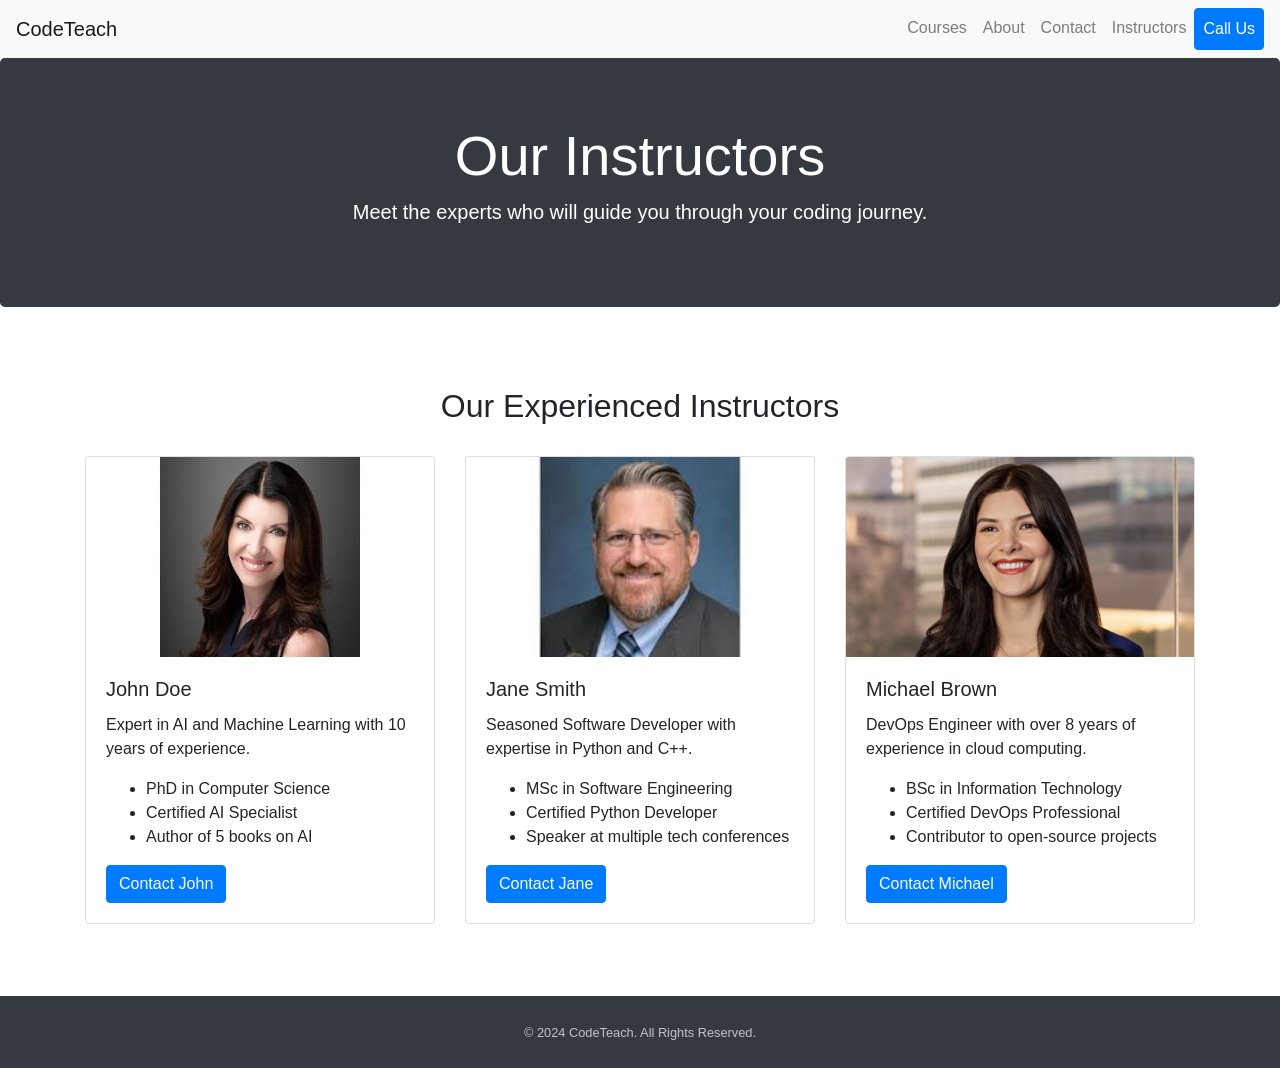
<file: instructors.html>
<!DOCTYPE html>
<html lang="en">
<head>
    <meta charset="UTF-8">
    <meta name="viewport" content="width=device-width, initial-scale=1.0">
    <title>Our Instructors - CodeTeach</title>
    <!-- Bootstrap CSS -->
    <link href="https://stackpath.bootstrapcdn.com/bootstrap/4.5.2/css/bootstrap.min.css" rel="stylesheet">
    <!-- Custom CSS -->
    <link href="css/styles.css" rel="stylesheet">
</head>
<body>

    <!-- Navigation Bar -->
    <nav class="navbar navbar-expand-lg navbar-light bg-light">
        <a class="navbar-brand" href="index.html">CodeTeach</a>
        <button class="navbar-toggler" type="button" data-toggle="collapse" data-target="#navbarNav" aria-controls="navbarNav" aria-expanded="false" aria-label="Toggle navigation">
            <span class="navbar-toggler-icon"></span>
        </button>
        <div class="collapse navbar-collapse" id="navbarNav">
            <ul class="navbar-nav ml-auto">
                <li class="nav-item">
                    <a class="nav-link" href="courses.html">Courses</a>
                </li>
                <li class="nav-item">
                    <a class="nav-link" href="about.html">About</a>
                </li>
                <li class="nav-item">
                    <a class="nav-link" href="contact.html">Contact</a>
                </li>
                <li class="nav-item">
                    <a class="nav-link" href="instructors.html">Instructors</a>
                </li>
                <li class="nav-item">
                    <a class="nav-link btn btn-primary text-white" href="tel:+1234567890">Call Us</a>
                </li>
            </ul>
        </div>
    </nav>

    <!-- Header Section -->
    <header class="jumbotron text-center bg-dark text-white">
        <div class="container">
            <h1 class="display-4">Our Instructors</h1>
            <p class="lead">Meet the experts who will guide you through your coding journey.</p>
        </div>
    </header>

    <!-- Instructors Section -->
    <section id="instructors" class="py-5">
        <div class="container">
            <h2 class="text-center">Our Experienced Instructors</h2>
            <div class="row">
                <!-- Instructor 1 -->
                <div class="col-md-4">
                    <div class="card mb-4">
                        <img src="img/Emily.jpeg" class="card-img-top" alt="Instructor 1">
                        <div class="card-body">
                            <h5 class="card-title">John Doe</h5>
                            <p class="card-text">Expert in AI and Machine Learning with 10 years of experience.</p>
                            <ul>
                                <li>PhD in Computer Science</li>
                                <li>Certified AI Specialist</li>
                                <li>Author of 5 books on AI</li>
                            </ul>
                            <a href="mailto:johndoe@example.com" class="btn btn-primary">Contact John</a>
                        </div>
                    </div>
                </div>
                <!-- Instructor 2 -->
                <div class="col-md-4">
                    <div class="card mb-4">
                        <img src="img/john.jpeg" class="card-img-top" alt="Instructor 2">
                        <div class="card-body">
                            <h5 class="card-title">Jane Smith</h5>
                            <p class="card-text">Seasoned Software Developer with expertise in Python and C++.</p>
                            <ul>
                                <li>MSc in Software Engineering</li>
                                <li>Certified Python Developer</li>
                                <li>Speaker at multiple tech conferences</li>
                            </ul>
                            <a href="mailto:janesmith@example.com" class="btn btn-primary">Contact Jane</a>
                        </div>
                    </div>
                </div>
                <!-- Instructor 3 -->
                <div class="col-md-4">
                    <div class="card mb-4">
                        <img src="img/Sophia.jpg" class="card-img-top" alt="Instructor 3">
                        <div class="card-body">
                            <h5 class="card-title">Michael Brown</h5>
                            <p class="card-text">DevOps Engineer with over 8 years of experience in cloud computing.</p>
                            <ul>
                                <li>BSc in Information Technology</li>
                                <li>Certified DevOps Professional</li>
                                <li>Contributor to open-source projects</li>
                            </ul>
                            <a href="mailto:michaelbrown@example.com" class="btn btn-primary">Contact Michael</a>
                        </div>
                    </div>
                </div>
                <!-- Repeat for more instructors as needed -->
            </div>
        </div>
    </section>

    <!-- Footer -->
    <footer class="py-4 bg-dark text-white-50">
        <div class="container text-center">
            <small>&copy; 2024 CodeTeach. All Rights Reserved.</small>
        </div>
    </footer>

    <!-- Bootstrap JS and dependencies -->
    <script src="https://code.jquery.com/jquery-3.5.1.slim.min.js"></script>
    <script src="https://cdn.jsdelivr.net/npm/@popperjs/core@2.5.4/dist/umd/popper.min.js"></script>
    <script src="https://stackpath.bootstrapcdn.com/bootstrap/4.5.2/js/bootstrap.min.js"></script>
    <!-- Custom JS -->
    <script src="js/scripts.js"></script>
</body>
</html>
</file>
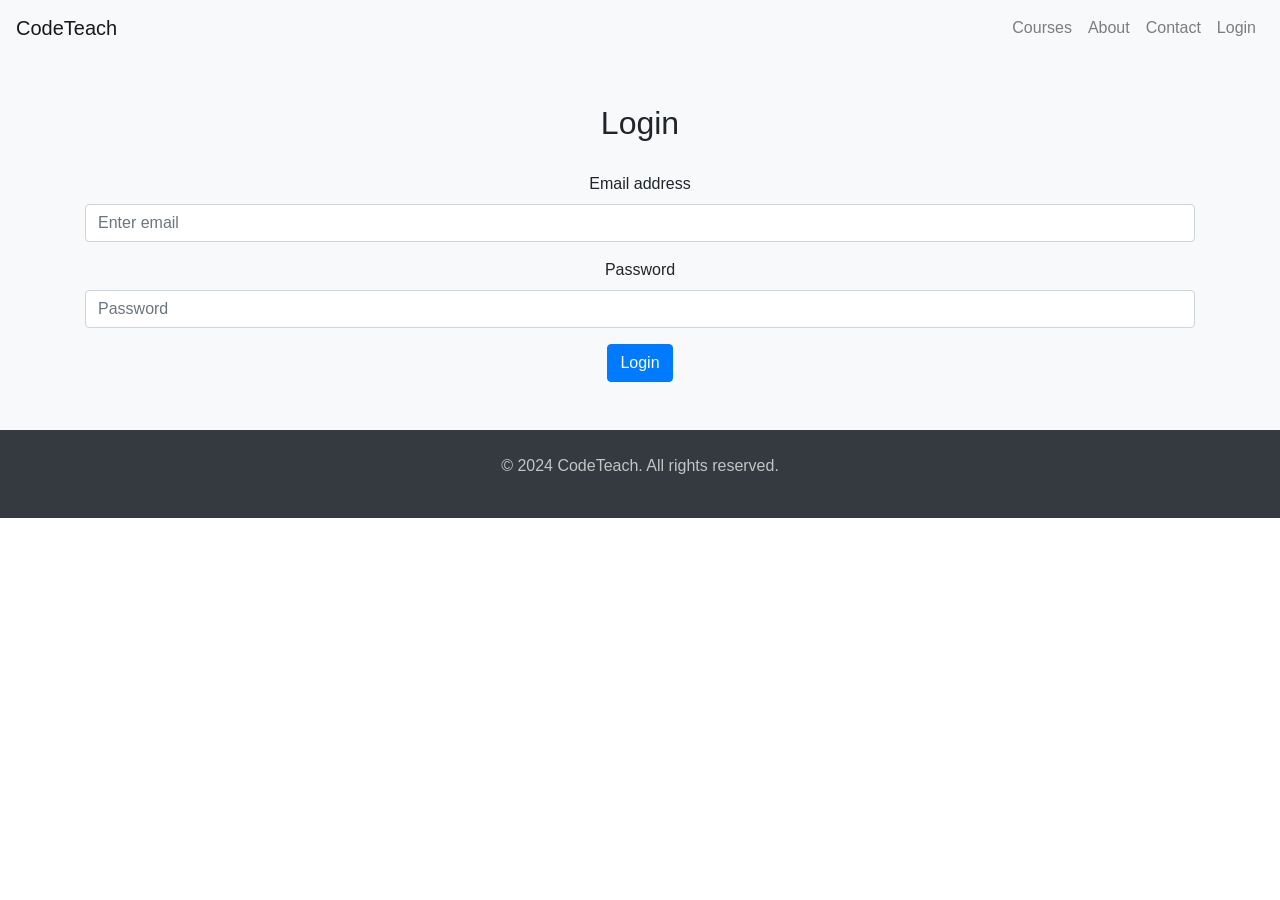
<file: login.html>
<!DOCTYPE html>
<html lang="en">
<head>
    <meta charset="UTF-8">
    <meta name="viewport" content="width=device-width, initial-scale=1.0">
    <title>Login - CodeTeach</title>
    <!-- Bootstrap CSS -->
    <link href="https://stackpath.bootstrapcdn.com/bootstrap/4.5.2/css/bootstrap.min.css" rel="stylesheet">
    <!-- Custom CSS -->
    <link href="css/styles.css" rel="stylesheet">
</head>
<body>

    <!-- Navigation Bar -->
    <nav class="navbar navbar-expand-lg navbar-light bg-light">
        <a class="navbar-brand" href="index.html">CodeTeach</a>
        <button class="navbar-toggler" type="button" data-toggle="collapse" data-target="#navbarNav" aria-controls="navbarNav" aria-expanded="false" aria-label="Toggle navigation">
            <span class="navbar-toggler-icon"></span>
        </button>
        <div class="collapse navbar-collapse" id="navbarNav">
            <ul class="navbar-nav ml-auto">
                <li class="nav-item">
                    <a class="nav-link" href="courses.html">Courses</a>
                </li>
                <li class="nav-item">
                    <a class="nav-link" href="about.html">About</a>
                </li>
                <li class="nav-item">
                    <a class="nav-link" href="contact.html">Contact</a>
                </li>
                <li class="nav-item">
                    <a class="nav-link" href="login.html">Login</a>
                </li>
            </ul>
        </div>
    </nav>

    <!-- Login Section -->
    <section id="login" class="py-5 bg-light">
        <div class="container">
            <h2 class="text-center">Login</h2>
            <form class="text-center">
                <div class="form-group">
                    <label for="loginEmail">Email address</label>
                    <input type="email" class="form-control" id="loginEmail" placeholder="Enter email">
                </div>
                <div class="form-group">
                    <label for="loginPassword">Password</label>
                    <input type="password" class="form-control" id="loginPassword" placeholder="Password">
                </div>
                <button type="submit" class="btn btn-primary">Login</button>
            </form>
        </div>
    </section>

    <!-- Footer -->
    <footer class="text-center py-4">
        <div class="container">
            <p>&copy; 2024 CodeTeach. All rights reserved.</p>
        </div>
    </footer>

      <!-- Bootstrap JS and dependencies -->
      <script src="https://code.jquery.com/jquery-3.5.1.slim.min.js"></script>
      <script src="https://cdn.jsdelivr.net/npm/@popperjs/core@2.5.2/dist/umd/popper.min.js"></script>
      <script src="https://stackpath.bootstrapcdn.com/bootstrap/4.5.2/js/bootstrap.min.js"></script>
      <!-- Custom JS -->
      <script src="js/scripts.js"></script>
  </body>
  </html>
</file>
<file: css/styles.css>
/* styles.css */
body {
    font-family: Arial, sans-serif;
}

header.jumbotron {
    background-color: #000;
    color: #fff;
}

section {
    padding: 60px 0;
}

section h2 {
    margin-bottom: 30px;
}

.carousel-caption {
    background: rgba(0, 0, 0, 0.5);
    padding: 10px;
    border-radius: 5px;
}

.card img {
    height: 200px;
    object-fit: cover;
}

#newsletter {
    background-color: #f8f9fa;
}

footer {
    background-color: #343a40;
    color: rgba(255, 255, 255, 0.7);
}

footer small {
    color: rgba(255, 255, 255, 0.7);
}
</file>
